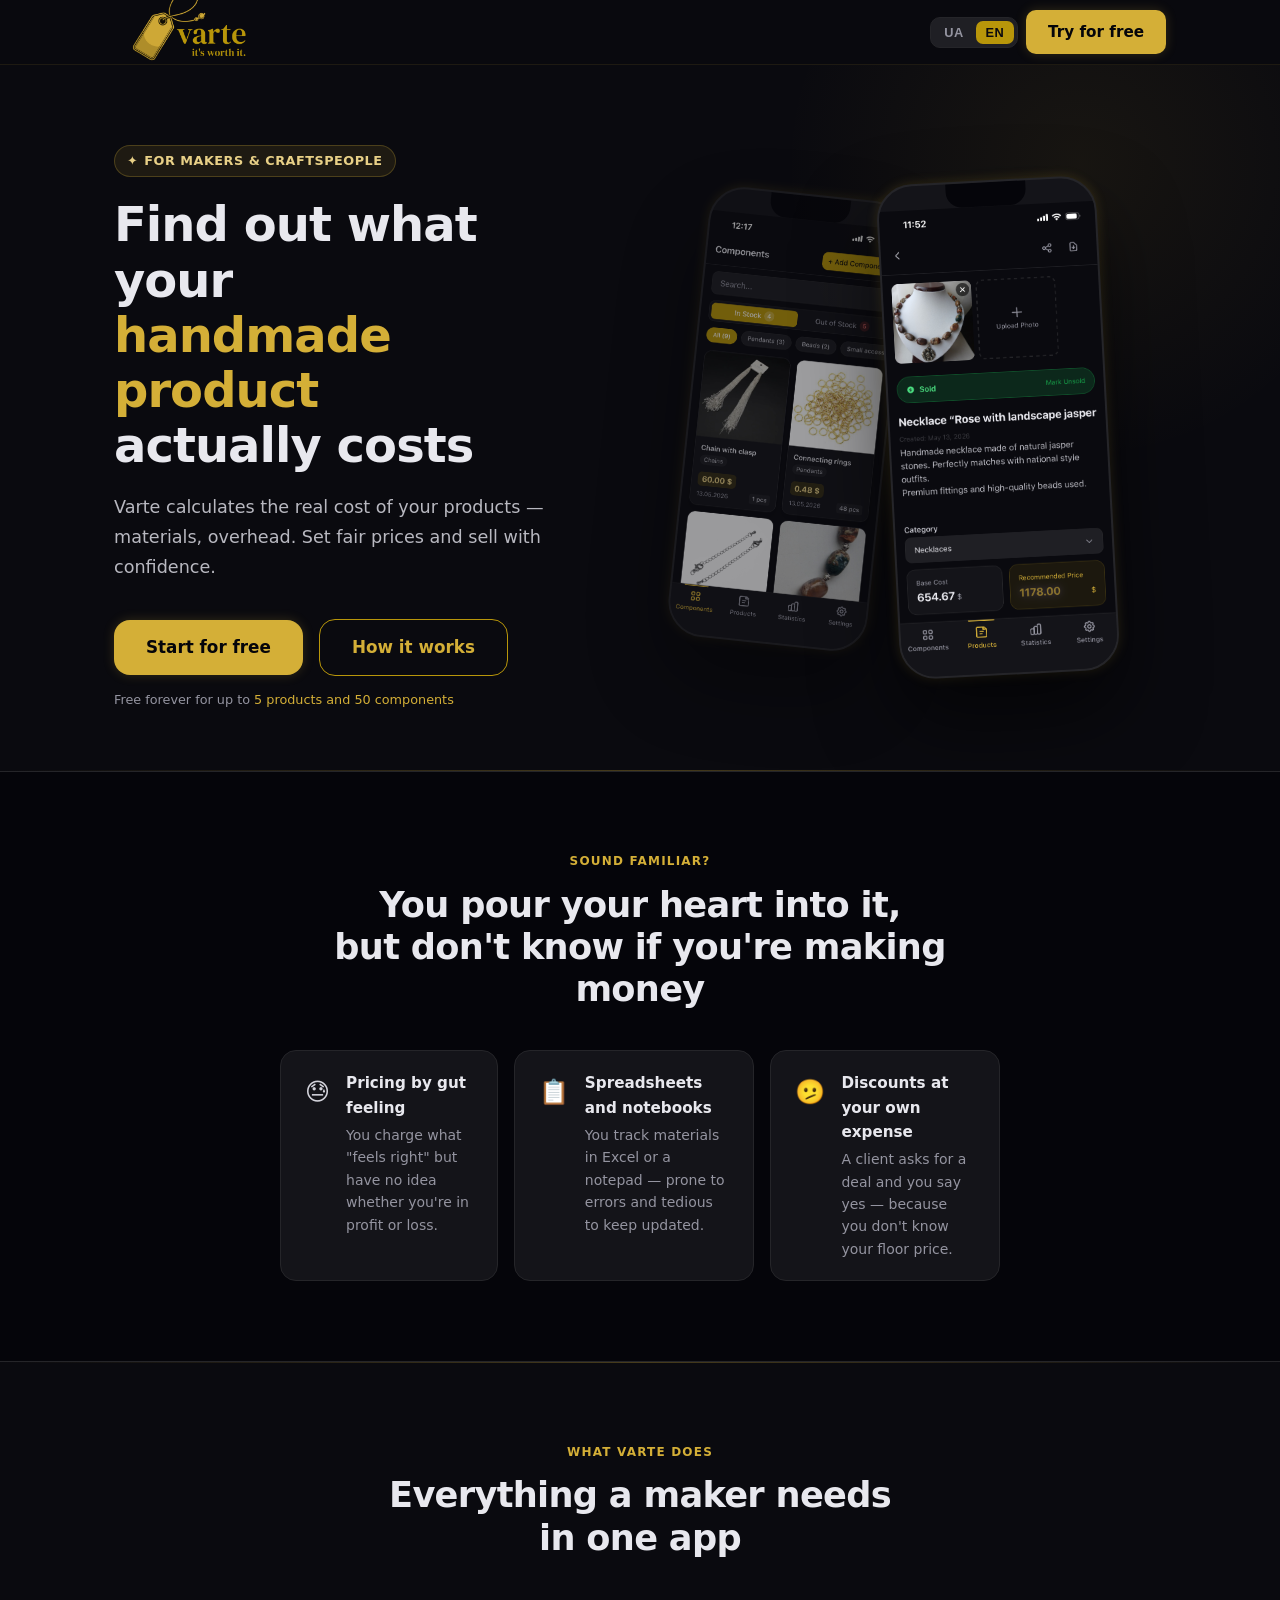
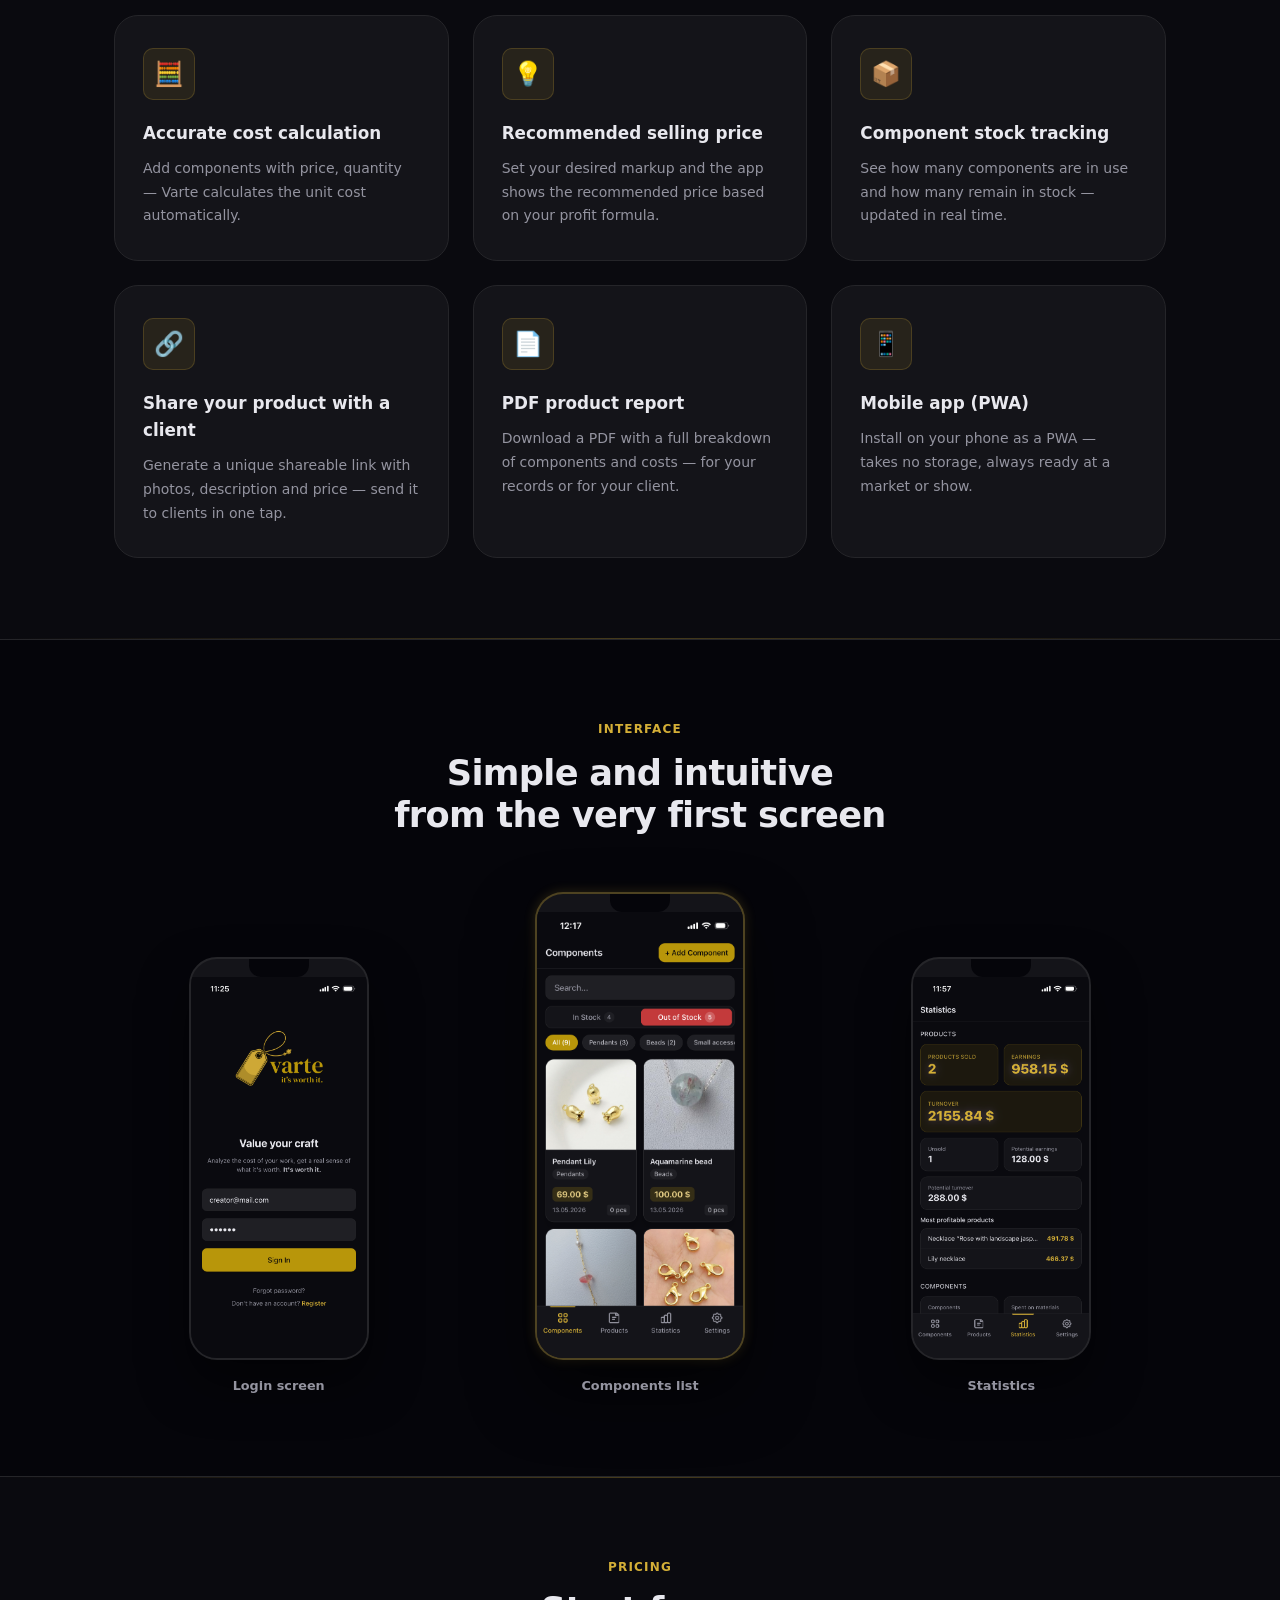
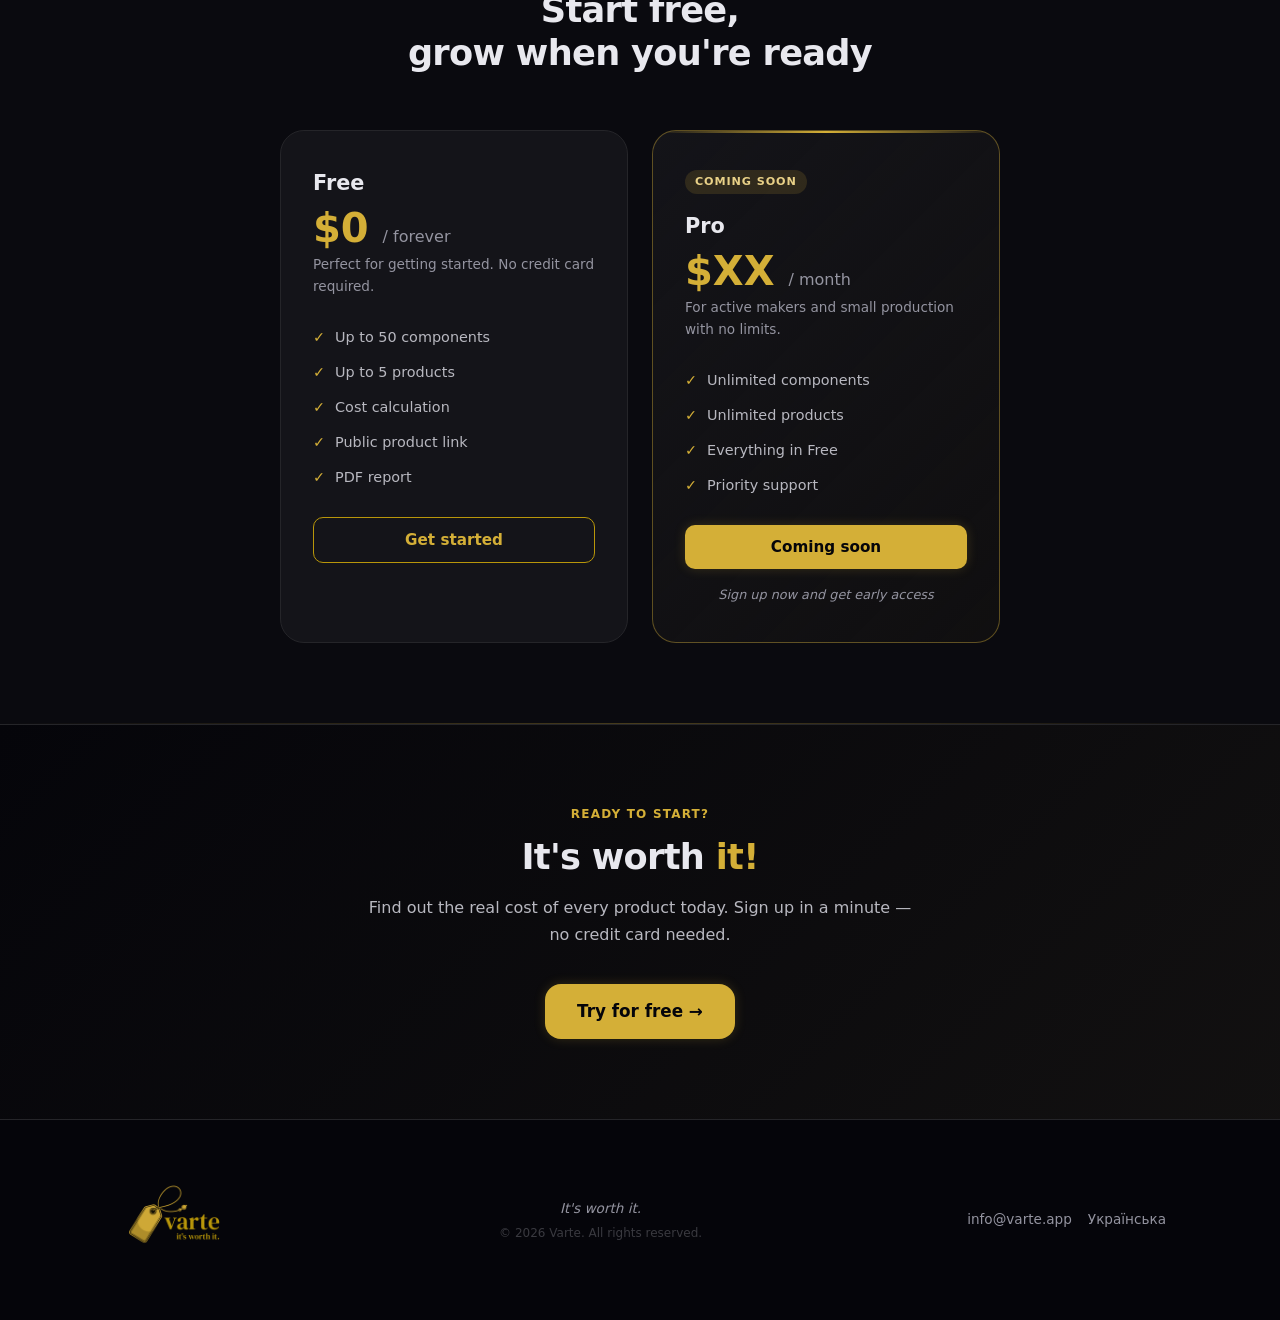
<file: index.html>
<!DOCTYPE html>
<html lang="uk">
<head>
  <meta charset="UTF-8" />
  <meta name="viewport" content="width=device-width, initial-scale=1.0" />
  <title>Varte — Аналіз вартості ваших виробів</title>
  <meta name="description" content="Varte допомагає майстрам розраховувати реальну вартість виробів, встановлювати справедливу ціну та ділитися прайсом з клієнтами." />
  <meta property="og:title" content="Varte — Воно того варте!" />
  <meta property="og:description" content="Аналіз вартості ваших виробів. Реальна оцінка вашої творчості." />
  <meta property="og:image" content="images/og-image.png" />
  <link rel="icon" href="images/favicon.svg" type="image/svg+xml" />
  <link rel="stylesheet" href="css/style.css" />
</head>
<body>

  <!-- ── Header ─────────────────────────────────────────────────────────── -->
  <header class="header">
    <div class="container">
      <div class="header-inner">
        <a href="/">
          <img class="header-logo" src="images/logo-ua.png" alt="Varte" />
        </a>
        <div class="header-right">
          <div class="lang-toggle">
            <button class="lang-btn active" onclick="window.location.href='/'">UA</button>
            <button class="lang-btn" onclick="window.location.href='/en/'">EN</button>
          </div>
          <a class="btn btn-primary" href="https://app.varte.app">Спробувати безкоштовно</a>
        </div>
      </div>
    </div>
  </header>

  <!-- ── Hero ───────────────────────────────────────────────────────────── -->
  <section class="hero">
    <div class="container">
      <div class="hero-inner">
        <div class="hero-text">
          <div class="hero-badge">
            <span>✦</span> Для майстрів і крафтмейкерів
          </div>
          <h1 class="hero-title">
            Дізнайтесь, скільки<br />
            <span>насправді коштує</span><br />
            ваш виріб
          </h1>
          <p class="hero-subtitle">
            Varte розраховує реальну собівартість виробів з урахуванням матеріалів,
            та витрат. Встановлюйте справедливу ціну і заробляйте впевнено.
          </p>
          <div class="hero-actions">
            <a class="btn btn-primary btn-lg" href="https://app.varte.app">Почати безкоштовно</a>
            <a class="btn btn-outline btn-lg" href="#features">Як це працює</a>
          </div>
          <p class="hero-note">Безкоштовно назавжди для перших <span>5 виробів та 50 компонентів</span></p>
        </div>

        <div class="phone-wrap">
          <div class="phone phone-back">
            <div class="phone-notch"></div>
            <div class="phone-screen phone-screen--img">
              <img src="images/UA/components_list_in_stock_ua.PNG" alt="Список компонентів" />
            </div>
          </div>
          <div class="phone phone-front">
            <div class="phone-notch"></div>
            <div class="phone-screen phone-screen--img">
              <img src="images/UA/product_top_ua.PNG" alt="Деталі виробу" />
            </div>
          </div>
        </div>
      </div>
    </div>
  </section>

  <div class="gold-line"></div>

  <!-- ── Problem ────────────────────────────────────────────────────────── -->
  <section class="problem">
    <div class="container">
      <div class="problem-inner">
        <p class="section-label">Знайомо?</p>
        <h2 class="section-title">Ви вкладаєте душу,<br />але не знаєте скільки заробляєте</h2>
        <div class="pain-points">
          <div class="pain-item">
            <div class="pain-icon">😓</div>
            <div>
              <h3>Ціна "на відчуття"</h3>
              <p>Ставите ціну, яка "здається нормальною", але не знаєте — ви в плюсі чи мінусі.</p>
            </div>
          </div>
          <div class="pain-item">
            <div class="pain-icon">📋</div>
            <div>
              <h3>Excel і таблиці</h3>
              <p>Рахуєте матеріали в блокноті або Excel, де легко помилитись і важко оновлювати.</p>
            </div>
          </div>
          <div class="pain-item">
            <div class="pain-icon">🫤</div>
            <div>
              <h3>Знижки за рахунок себе</h3>
              <p>Клієнт просить знижку — ви погоджуєтесь, бо не знаєте мінімальної прийнятної ціни.</p>
            </div>
          </div>
        </div>
      </div>
    </div>
  </section>

  <div class="gold-line"></div>

  <!-- ── Features ───────────────────────────────────────────────────────── -->
  <section id="features">
    <div class="container">
      <p class="section-label text-center">Що вміє Varte</p>
      <h2 class="section-title text-center mx-auto">Все що потрібно майстру<br />в одному застосунку</h2>
      <div class="features-grid">
        <div class="feature-card">
          <div class="feature-icon">🧮</div>
          <h3>Точний розрахунок собівартості</h3>
          <p>Додайте компоненти з ціною та кількістю — Varte порахує вартість одиниці автоматично.</p>
        </div>
        <div class="feature-card">
          <div class="feature-icon">💡</div>
          <h3>Рекомендована ціна продажу</h3>
          <p>Вкажіть бажану націнку — застосунок покаже рекомендовану ціну з урахуванням вашої формули прибутку.</p>
        </div>
        <div class="feature-card">
          <div class="feature-icon">📦</div>
          <h3>Облік залишків компонентів</h3>
          <p>Відстежуйте скільки компонентів використано і скільки залишилось на складі в реальному часі.</p>
        </div>
        <div class="feature-card">
          <div class="feature-icon">🔗</div>
          <h3>Поділіться прайсом з клієнтом</h3>
          <p>Генеруйте унікальне посилання на виріб з фото, описом і ціною — надсилайте клієнту одним кліком.</p>
        </div>
        <div class="feature-card">
          <div class="feature-icon">📄</div>
          <h3>PDF-звіт про виріб</h3>
          <p>Завантажте PDF з деталізацією компонентів і вартості — для себе або для клієнта.</p>
        </div>
        <div class="feature-card">
          <div class="feature-icon">📱</div>
          <h3>Мобільний застосунок</h3>
          <p>Встановіть на телефон як PWA — не займає місця, завжди під рукою на ринку чи виставці.</p>
        </div>
      </div>
    </div>
  </section>

  <div class="gold-line"></div>

  <!-- ── Screenshots ────────────────────────────────────────────────────── -->
  <section class="screenshots">
    <div class="container">
      <p class="section-label text-center">Інтерфейс</p>
      <h2 class="section-title text-center mx-auto">Простий і зрозумілий<br />з першого погляду</h2>
      <div class="screenshots-grid">
        <div class="screenshot-item">
          <div class="screenshot-phone">
            <div class="screenshot-notch"></div>
            <div class="screenshot-screen screenshot-screen--img">
              <img src="images/UA/login_ua.PNG" alt="Сторінка входу" />
            </div>
          </div>
          <p class="screenshot-label">Сторінка входу</p>
        </div>

        <div class="screenshot-item center">
          <div class="screenshot-phone featured">
            <div class="screenshot-notch"></div>
            <div class="screenshot-screen screenshot-screen--img">
              <img src="images/UA/components_list_out_of_stock_ua.PNG" alt="Список компонентів" />
            </div>
          </div>
          <p class="screenshot-label">Список компонентів</p>
        </div>

        <div class="screenshot-item">
          <div class="screenshot-phone">
            <div class="screenshot-notch"></div>
            <div class="screenshot-screen screenshot-screen--img">
              <img src="images/UA/stats_top_ua.PNG" alt="Статистика" />
            </div>
          </div>
          <p class="screenshot-label">Статистика</p>
        </div>
      </div>
    </div>
  </section>

  <div class="gold-line"></div>

  <!-- ── Pricing ────────────────────────────────────────────────────────── -->
  <section id="pricing">
    <div class="container">
      <p class="section-label text-center">Тарифи</p>
      <h2 class="section-title text-center mx-auto">Починайте безкоштовно,<br />розширюйте коли будете готові</h2>
      <div class="pricing-grid">
        <div class="pricing-card">
          <p class="pricing-name">Безкоштовний</p>
          <p class="pricing-price">₴0 <span>/ назавжди</span></p>
          <p class="pricing-desc">Ідеально для старту. Немає потреби вводити карту.</p>
          <ul class="pricing-features">
            <li>До 50 компонентів</li>
            <li>До 5 виробів</li>
            <li>Розрахунок собівартості</li>
            <li>Публічне посилання на виріб</li>
            <li>PDF-звіт</li>
          </ul>
          <a class="btn btn-outline" style="width:100%;justify-content:center" href="https://app.varte.app">Почати</a>
        </div>
        <div class="pricing-card featured">
          <div class="pricing-badge">Незабаром</div>
          <p class="pricing-name">Про</p>
          <p class="pricing-price">₴XX <span>/ місяць</span></p>
          <p class="pricing-desc">Для активних майстрів і малого виробництва без обмежень.</p>
          <ul class="pricing-features">
            <li>Необмежені компоненти</li>
            <li>Необмежені вироби</li>
            <li>Все з безкоштовного плану</li>
            <li>Пріоритетна підтримка</li>
          </ul>
          <a class="btn btn-primary" style="width:100%;justify-content:center" href="https://app.varte.app">Незабаром</a>
          <p class="pricing-coming-soon">Зареєструйтесь зараз і отримайте ранній доступ</p>
        </div>
      </div>
    </div>
  </section>

  <div class="gold-line"></div>

  <!-- ── CTA ────────────────────────────────────────────────────────────── -->
  <section class="cta-section">
    <div class="container">
      <div class="cta-inner">
        <p class="section-label">Готові почати?</p>
        <h2 class="section-title">Воно того <span style="color:var(--gold-400)">варте!</span></h2>
        <p class="section-subtitle mx-auto">
          Дізнайтесь реальну вартість кожного виробу вже сьогодні.
          Реєстрація займає хвилину, карта не потрібна.
        </p>
        <a class="btn btn-primary btn-lg" href="https://app.varte.app">Спробувати безкоштовно →</a>
      </div>
    </div>
  </section>

  <!-- ── Footer ─────────────────────────────────────────────────────────── -->
  <footer class="footer">
    <div class="container">
      <div class="footer-inner">
        <img class="footer-logo" src="images/logo-ua.png" alt="Varte" />
        <div class="footer-center">
          <p class="footer-tagline">It's worth it.</p>
          <p class="footer-copy">© <span id="copy-year"></span> Varte. Всі права захищені.</p>
        </div>
        <div class="footer-right">
          <a class="footer-link" href="mailto:info@varte.app">info@varte.app</a>
          <a class="footer-link" href="/en/">English</a>
        </div>
      </div>
    </div>
  </footer>

  <script src="js/main.js"></script>
</body>
</html>
</file>
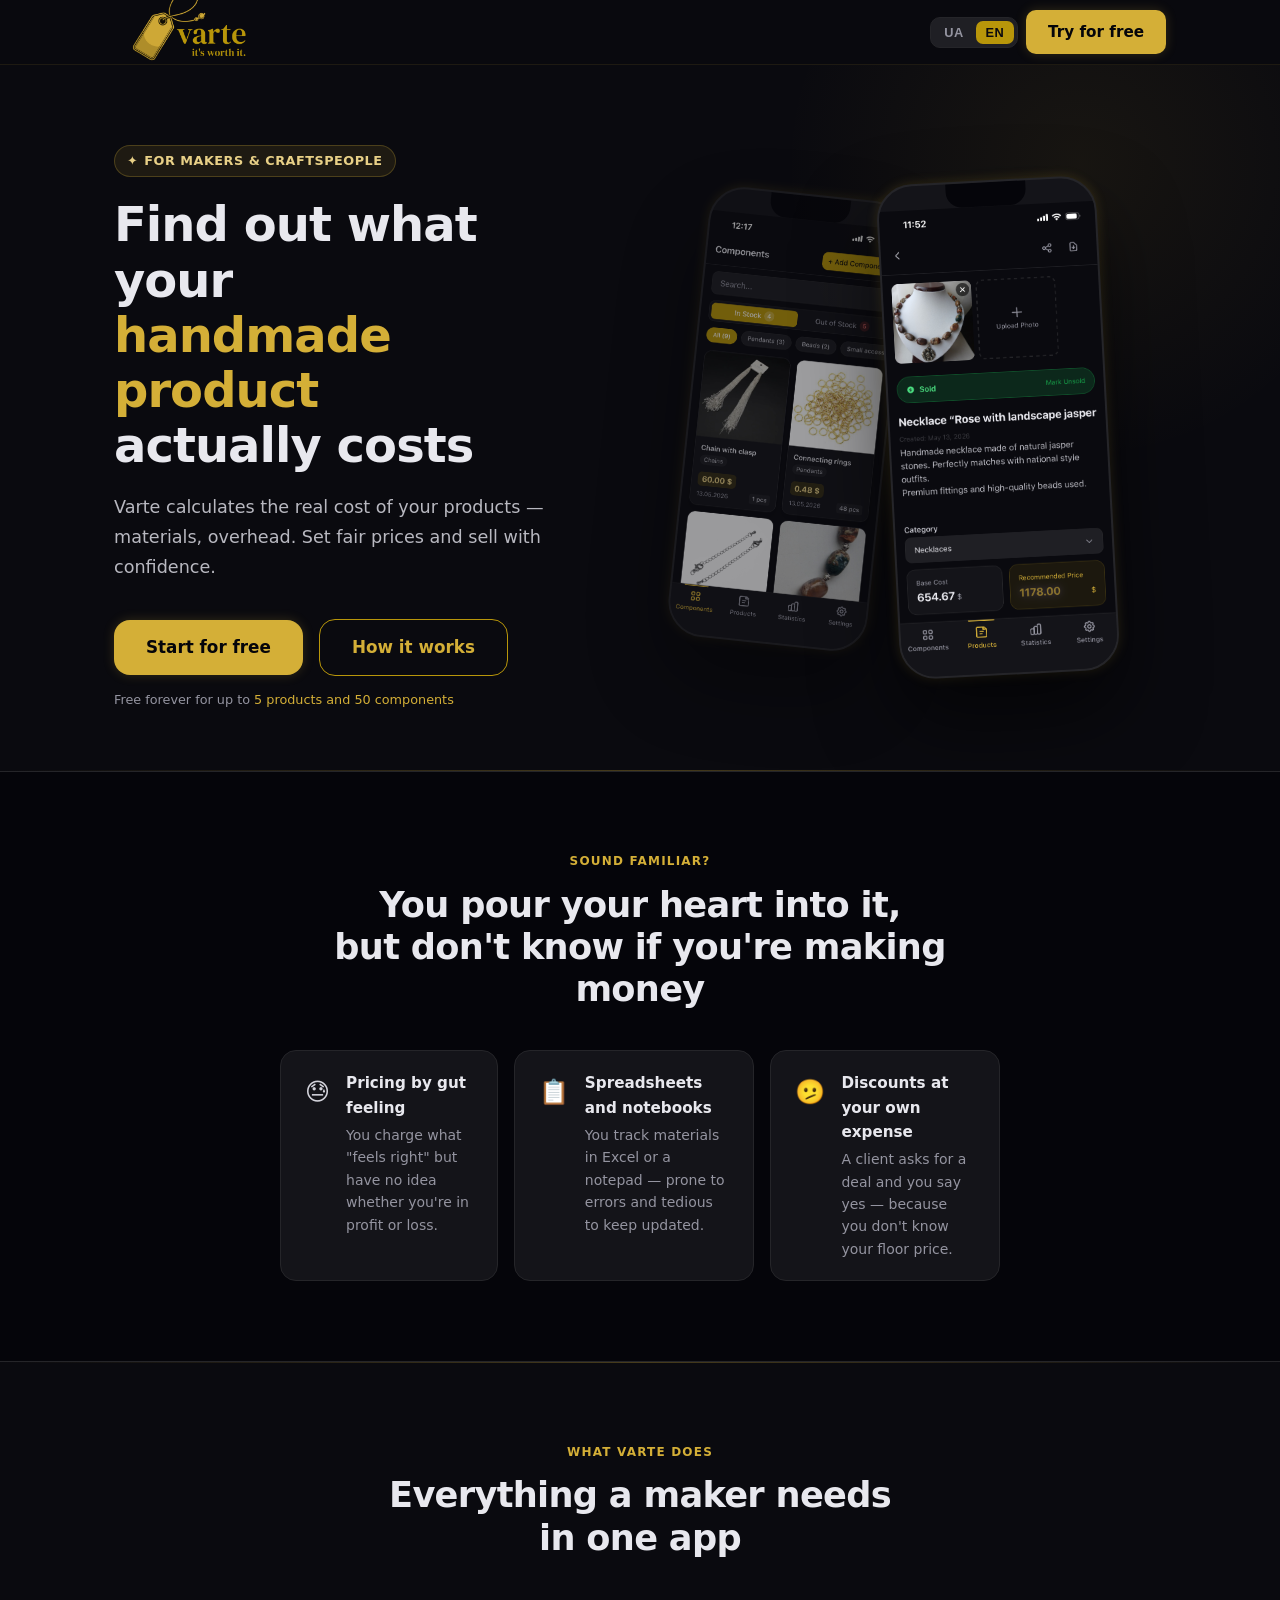
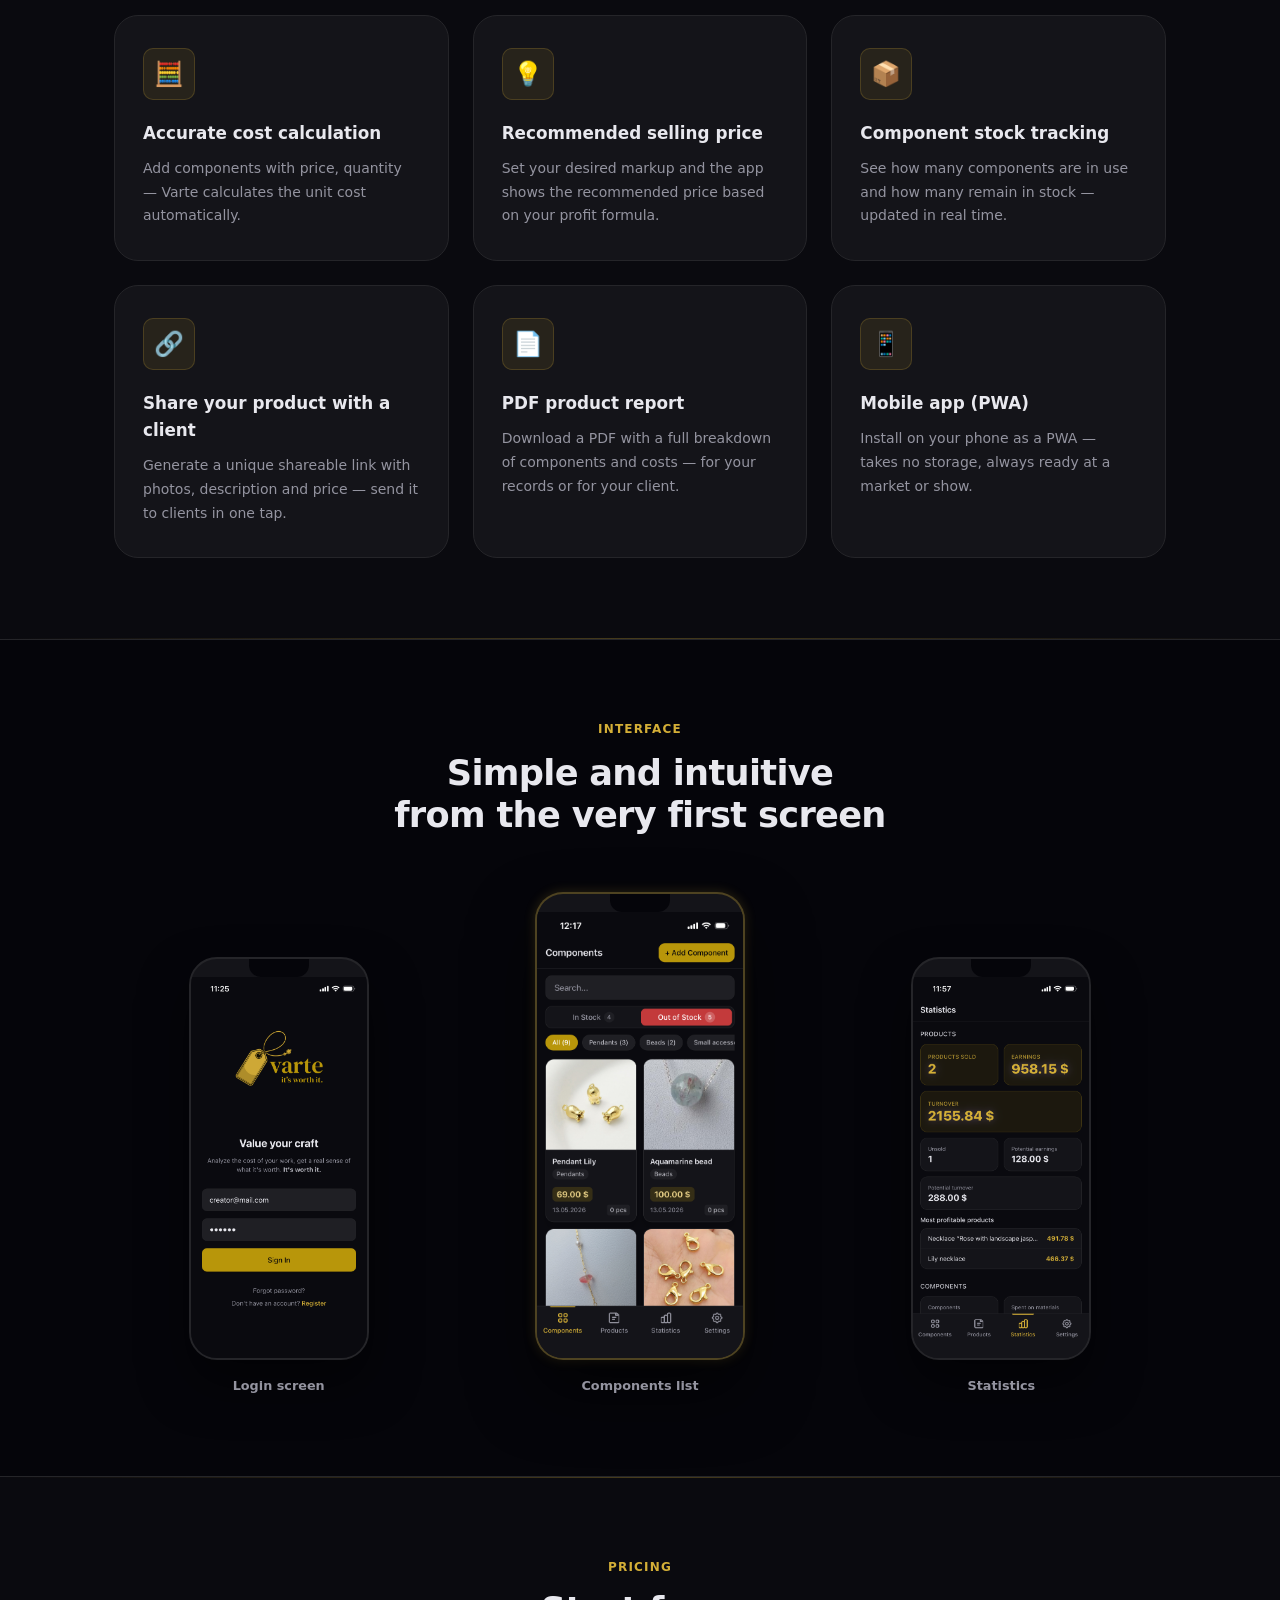
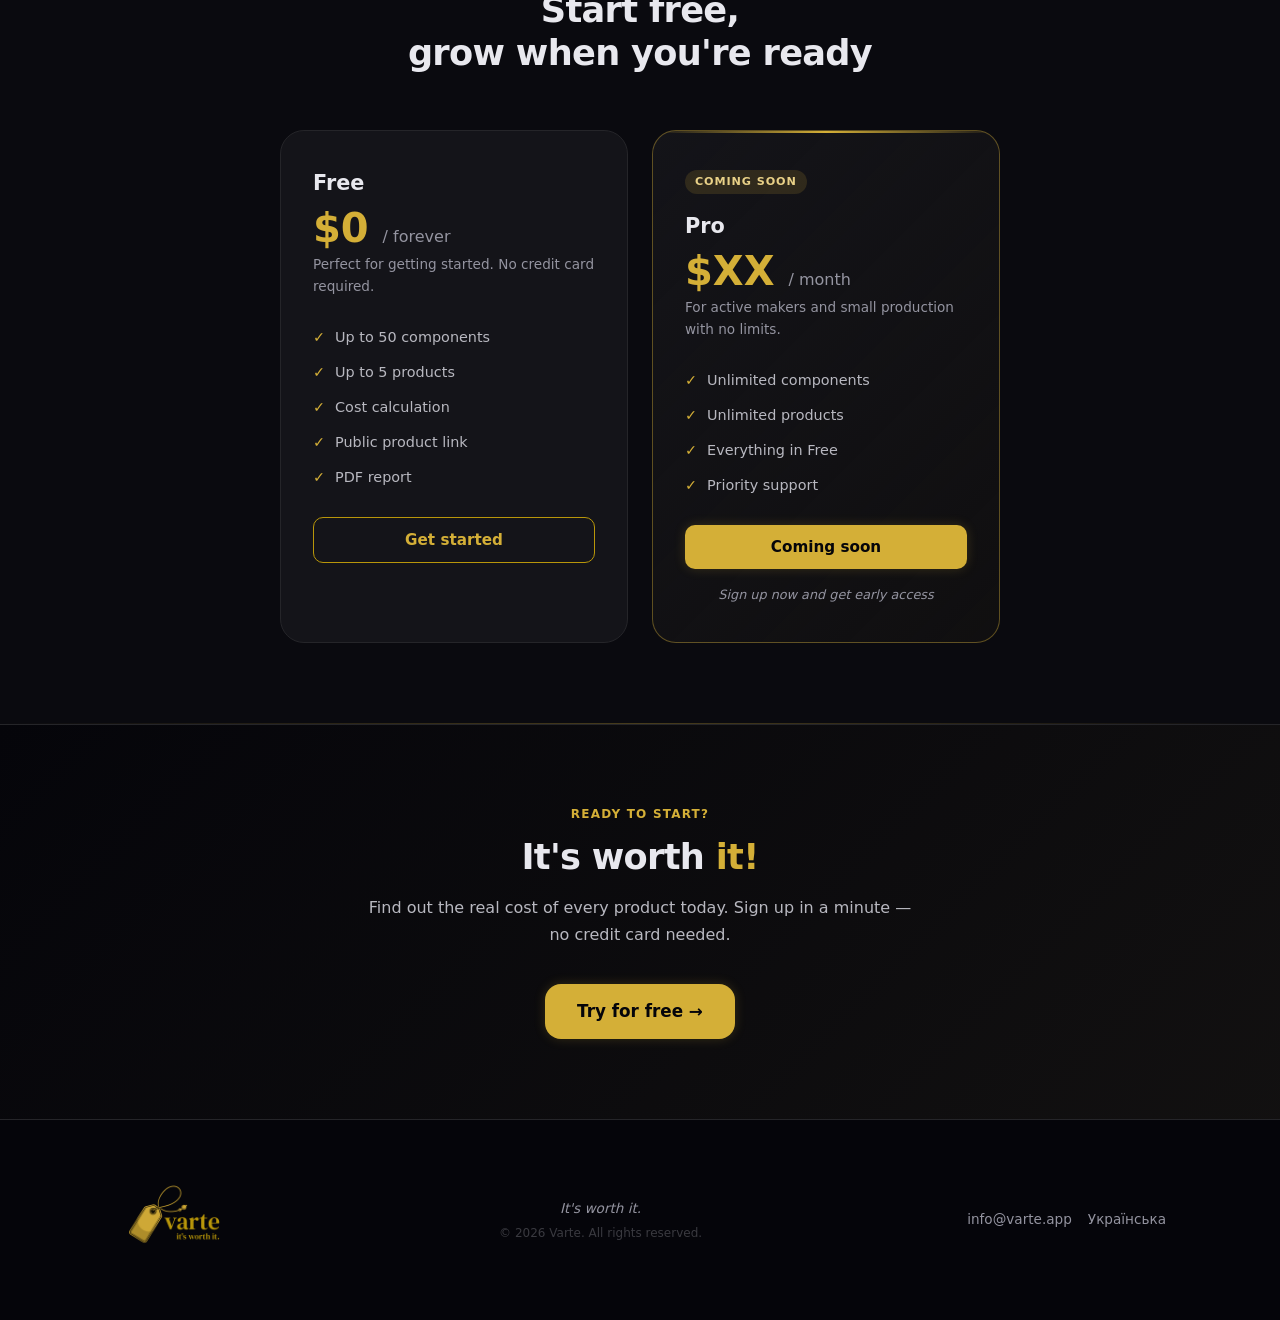
<file: en/index.html>
<!DOCTYPE html>
<html lang="en">
<head>
  <meta charset="UTF-8" />
  <meta name="viewport" content="width=device-width, initial-scale=1.0" />
  <title>Varte — Know what your craft is worth</title>
  <meta name="description" content="Varte helps makers calculate the real cost of their products, set fair prices, and share a pricing page with clients." />
  <meta property="og:title" content="Varte — It's worth it!" />
  <meta property="og:description" content="Cost analysis for your handmade products. Real value for your creativity." />
  <meta property="og:image" content="../images/og-image.png" />
  <link rel="icon" href="../images/favicon.svg" type="image/svg+xml" />
  <link rel="stylesheet" href="../css/style.css" />
</head>
<body>

  <!-- ── Header ─────────────────────────────────────────────────────────── -->
  <header class="header">
    <div class="container">
      <div class="header-inner">
        <a href="/en/">
          <img class="header-logo" src="../images/logo-en.png" alt="Varte" />
        </a>
        <div class="header-right">
          <div class="lang-toggle">
            <button class="lang-btn" onclick="window.location.href='/'">UA</button>
            <button class="lang-btn active" onclick="window.location.href='/en/'">EN</button>
          </div>
          <a class="btn btn-primary" href="https://app.varte.app">Try for free</a>
        </div>
      </div>
    </div>
  </header>

  <!-- ── Hero ───────────────────────────────────────────────────────────── -->
  <section class="hero">
    <div class="container">
      <div class="hero-inner">
        <div class="hero-text">
          <div class="hero-badge">
            <span>✦</span> For makers &amp; craftspeople
          </div>
          <h1 class="hero-title">
            Find out what your<br />
            <span>handmade product</span><br />
            actually costs
          </h1>
          <p class="hero-subtitle">
            Varte calculates the real cost of your products — materials, overhead.
            Set fair prices and sell with confidence.
          </p>
          <div class="hero-actions">
            <a class="btn btn-primary btn-lg" href="https://app.varte.app">Start for free</a>
            <a class="btn btn-outline btn-lg" href="#features">How it works</a>
          </div>
          <p class="hero-note">Free forever for up to <span>5 products and 50 components</span></p>
        </div>

        <div class="phone-wrap">
          <div class="phone phone-back">
            <div class="phone-notch"></div>
            <div class="phone-screen phone-screen--img">
              <img src="../images/EN/components_list_in_stock_en.PNG" alt="Components list" />
            </div>
          </div>
          <div class="phone phone-front">
            <div class="phone-notch"></div>
            <div class="phone-screen phone-screen--img">
              <img src="../images/EN/product_top_en.PNG" alt="Product details" />
            </div>
          </div>
        </div>
      </div>
    </div>
  </section>

  <div class="gold-line"></div>

  <!-- ── Problem ────────────────────────────────────────────────────────── -->
  <section class="problem">
    <div class="container">
      <div class="problem-inner">
        <p class="section-label">Sound familiar?</p>
        <h2 class="section-title">You pour your heart into it,<br />but don't know if you're making money</h2>
        <div class="pain-points">
          <div class="pain-item">
            <div class="pain-icon">😓</div>
            <div>
              <h3>Pricing by gut feeling</h3>
              <p>You charge what "feels right" but have no idea whether you're in profit or loss.</p>
            </div>
          </div>
          <div class="pain-item">
            <div class="pain-icon">📋</div>
            <div>
              <h3>Spreadsheets and notebooks</h3>
              <p>You track materials in Excel or a notepad — prone to errors and tedious to keep updated.</p>
            </div>
          </div>
          <div class="pain-item">
            <div class="pain-icon">🫤</div>
            <div>
              <h3>Discounts at your own expense</h3>
              <p>A client asks for a deal and you say yes — because you don't know your floor price.</p>
            </div>
          </div>
        </div>
      </div>
    </div>
  </section>

  <div class="gold-line"></div>

  <!-- ── Features ───────────────────────────────────────────────────────── -->
  <section id="features">
    <div class="container">
      <p class="section-label text-center">What Varte does</p>
      <h2 class="section-title text-center mx-auto">Everything a maker needs<br />in one app</h2>
      <div class="features-grid">
        <div class="feature-card">
          <div class="feature-icon">🧮</div>
          <h3>Accurate cost calculation</h3>
          <p>Add components with price, quantity — Varte calculates the unit cost automatically.</p>
        </div>
        <div class="feature-card">
          <div class="feature-icon">💡</div>
          <h3>Recommended selling price</h3>
          <p>Set your desired markup and the app shows the recommended price based on your profit formula.</p>
        </div>
        <div class="feature-card">
          <div class="feature-icon">📦</div>
          <h3>Component stock tracking</h3>
          <p>See how many components are in use and how many remain in stock — updated in real time.</p>
        </div>
        <div class="feature-card">
          <div class="feature-icon">🔗</div>
          <h3>Share your product with a client</h3>
          <p>Generate a unique shareable link with photos, description and price — send it to clients in one tap.</p>
        </div>
        <div class="feature-card">
          <div class="feature-icon">📄</div>
          <h3>PDF product report</h3>
          <p>Download a PDF with a full breakdown of components and costs — for your records or for your client.</p>
        </div>
        <div class="feature-card">
          <div class="feature-icon">📱</div>
          <h3>Mobile app (PWA)</h3>
          <p>Install on your phone as a PWA — takes no storage, always ready at a market or show.</p>
        </div>
      </div>
    </div>
  </section>

  <div class="gold-line"></div>

  <!-- ── Screenshots ────────────────────────────────────────────────────── -->
  <section class="screenshots">
    <div class="container">
      <p class="section-label text-center">Interface</p>
      <h2 class="section-title text-center mx-auto">Simple and intuitive<br />from the very first screen</h2>
      <div class="screenshots-grid">
        <div class="screenshot-item">
          <div class="screenshot-phone">
            <div class="screenshot-notch"></div>
            <div class="screenshot-screen screenshot-screen--img">
              <img src="../images/EN/login_en.PNG" alt="Login screen" />
            </div>
          </div>
          <p class="screenshot-label">Login screen</p>
        </div>

        <div class="screenshot-item center">
          <div class="screenshot-phone featured">
            <div class="screenshot-notch"></div>
            <div class="screenshot-screen screenshot-screen--img">
              <img src="../images/EN/components_list_out_of_stock_en.PNG" alt="Components list" />
            </div>
          </div>
          <p class="screenshot-label">Components list</p>
        </div>

        <div class="screenshot-item">
          <div class="screenshot-phone">
            <div class="screenshot-notch"></div>
            <div class="screenshot-screen screenshot-screen--img">
              <img src="../images/EN/stat_top_en.PNG" alt="Statistics" />
            </div>
          </div>
          <p class="screenshot-label">Statistics</p>
        </div>
      </div>
    </div>
  </section>

  <div class="gold-line"></div>

  <!-- ── Pricing ────────────────────────────────────────────────────────── -->
  <section id="pricing">
    <div class="container">
      <p class="section-label text-center">Pricing</p>
      <h2 class="section-title text-center mx-auto">Start free,<br />grow when you're ready</h2>
      <div class="pricing-grid">
        <div class="pricing-card">
          <p class="pricing-name">Free</p>
          <p class="pricing-price">$0 <span>/ forever</span></p>
          <p class="pricing-desc">Perfect for getting started. No credit card required.</p>
          <ul class="pricing-features">
            <li>Up to 50 components</li>
            <li>Up to 5 products</li>
            <li>Cost calculation</li>
            <li>Public product link</li>
            <li>PDF report</li>
          </ul>
          <a class="btn btn-outline" style="width:100%;justify-content:center" href="https://app.varte.app">Get started</a>
        </div>
        <div class="pricing-card featured">
          <div class="pricing-badge">Coming soon</div>
          <p class="pricing-name">Pro</p>
          <p class="pricing-price">$XX <span>/ month</span></p>
          <p class="pricing-desc">For active makers and small production with no limits.</p>
          <ul class="pricing-features">
            <li>Unlimited components</li>
            <li>Unlimited products</li>
            <li>Everything in Free</li>
            <li>Priority support</li>
          </ul>
          <a class="btn btn-primary" style="width:100%;justify-content:center" href="https://app.varte.app">Coming soon</a>
          <p class="pricing-coming-soon">Sign up now and get early access</p>
        </div>
      </div>
    </div>
  </section>

  <div class="gold-line"></div>

  <!-- ── CTA ────────────────────────────────────────────────────────────── -->
  <section class="cta-section">
    <div class="container">
      <div class="cta-inner">
        <p class="section-label">Ready to start?</p>
        <h2 class="section-title">It's worth <span style="color:var(--gold-400)">it!</span></h2>
        <p class="section-subtitle mx-auto">
          Find out the real cost of every product today.
          Sign up in a minute — no credit card needed.
        </p>
        <a class="btn btn-primary btn-lg" href="https://app.varte.app">Try for free →</a>
      </div>
    </div>
  </section>

  <!-- ── Footer ─────────────────────────────────────────────────────────── -->
  <footer class="footer">
    <div class="container">
      <div class="footer-inner">
        <img class="footer-logo" src="../images/logo-en.png" alt="Varte" />
        <div class="footer-center">
          <p class="footer-tagline">It's worth it.</p>
          <p class="footer-copy">© <span id="copy-year"></span> Varte. All rights reserved.</p>
        </div>
        <div class="footer-right">
          <a class="footer-link" href="mailto:info@varte.app">info@varte.app</a>
          <a class="footer-link" href="/">Українська</a>
        </div>
      </div>
    </div>
  </footer>

  <script src="../js/main.js"></script>
</body>
</html>
</file>
<file: css/style.css>
/* ── Reset & Base ─────────────────────────────────────────────────────────── */
*, *::before, *::after { box-sizing: border-box; margin: 0; padding: 0; }

:root {
  --gold-400: #d4af37;
  --gold-500: #c9a520;
  --gold-600: #b8960a;
  --gold-300: #e8d087;
  --gold-200: #f5e088;

  --bg-950:   #05050a;
  --bg-900:   #0a0a0f;
  --bg-800:   #141419;
  --bg-700:   #1f1f24;
  --bg-600:   #252529;
  --bg-500:   #3a3a40;

  --text-100: #e8e8ee;
  --text-200: #d4d4dc;
  --text-300: #b8b8c0;
  --text-400: #9494a0;

  --radius-sm: 10px;
  --radius-md: 16px;
  --radius-lg: 24px;
  --radius-xl: 32px;

  --glow-gold: 0 0 30px rgba(212,175,55,0.25);
  --glow-gold-sm: 0 0 12px rgba(212,175,55,0.2);
}

html { font-size: 16px; scroll-behavior: smooth; overflow-x: hidden; }
body {
  font-family: system-ui, -apple-system, 'Segoe UI', Roboto, sans-serif;
  background: var(--bg-900);
  color: var(--text-200);
  line-height: 1.6;
  -webkit-font-smoothing: antialiased;
  overflow-x: hidden;
}

a { color: inherit; text-decoration: none; }
img { max-width: 100%; display: block; }

/* ── Layout ───────────────────────────────────────────────────────────────── */
.container {
  width: 100%;
  max-width: 1100px;
  margin: 0 auto;
  padding: 0 24px;
}

/* ── Header ───────────────────────────────────────────────────────────────── */
.header {
  position: sticky;
  top: 0;
  z-index: 100;
  background: rgba(10, 10, 15, 0.85);
  backdrop-filter: blur(16px);
  -webkit-backdrop-filter: blur(16px);
  border-bottom: 1px solid rgba(212,175,55,0.1);
}

.header-inner {
  display: flex;
  align-items: center;
  justify-content: space-between;
  height: 64px;
  gap: 16px;
}

.header-logo { height: 150px; width: auto; }

.header-right {
  display: flex;
  align-items: center;
  gap: 8px;
}

.lang-toggle {
  display: flex;
  align-items: center;
  gap: 2px;
  background: var(--bg-700);
  border: 1px solid var(--bg-600);
  border-radius: var(--radius-sm);
  padding: 3px;
}

.lang-btn {
  padding: 4px 10px;
  border-radius: 7px;
  font-size: 0.8rem;
  font-weight: 600;
  cursor: pointer;
  border: none;
  background: transparent;
  color: var(--text-400);
  transition: all 0.2s;
  letter-spacing: 0.03em;
}

.lang-btn.active {
  background: var(--gold-600);
  color: var(--bg-900);
}

.btn {
  display: inline-flex;
  align-items: center;
  justify-content: center;
  gap: 8px;
  padding: 10px 22px;
  border-radius: var(--radius-sm);
  font-weight: 600;
  font-size: 0.95rem;
  cursor: pointer;
  border: none;
  transition: all 0.2s;
  white-space: nowrap;
}

.btn-primary {
  background: var(--gold-400);
  color: var(--bg-950);
  box-shadow: var(--glow-gold-sm);
}

.btn-primary:hover {
  background: var(--gold-300);
  box-shadow: var(--glow-gold);
  transform: translateY(-1px);
}

.btn-primary:active { transform: translateY(0); }

.btn-lg {
  padding: 14px 32px;
  font-size: 1.05rem;
  border-radius: var(--radius-md);
}

.btn-outline {
  background: transparent;
  color: var(--gold-400);
  border: 1.5px solid var(--gold-600);
}

.btn-outline:hover {
  background: rgba(212,175,55,0.08);
  border-color: var(--gold-400);
}

/* ── Hero ─────────────────────────────────────────────────────────────────── */
.hero {
  padding: 80px 0 60px;
  position: relative;
  overflow: hidden;
}

.hero::before {
  content: '';
  position: absolute;
  top: -200px;
  right: -100px;
  width: 600px;
  height: 600px;
  background: radial-gradient(circle, rgba(212,175,55,0.07) 0%, transparent 70%);
  pointer-events: none;
}

.hero-inner {
  display: grid;
  grid-template-columns: 1fr 1fr;
  gap: 60px;
  align-items: center;
}

.hero-inner > * { min-width: 0; }

.hero-badge {
  display: inline-flex;
  align-items: center;
  gap: 6px;
  background: rgba(212,175,55,0.1);
  border: 1px solid rgba(212,175,55,0.25);
  color: var(--gold-300);
  font-size: 0.8rem;
  font-weight: 600;
  padding: 5px 12px;
  border-radius: 100px;
  margin-bottom: 20px;
  letter-spacing: 0.04em;
  text-transform: uppercase;
}

.hero-title {
  font-size: clamp(2rem, 4vw, 3rem);
  font-weight: 800;
  line-height: 1.15;
  color: var(--text-100);
  margin-bottom: 20px;
  letter-spacing: -0.02em;
}

.hero-title span {
  color: var(--gold-400);
}

.hero-subtitle {
  font-size: 1.1rem;
  color: var(--text-300);
  margin-bottom: 36px;
  max-width: 480px;
  line-height: 1.7;
}

.hero-actions {
  display: flex;
  align-items: center;
  gap: 16px;
  flex-wrap: wrap;
}

.hero-note {
  font-size: 0.8rem;
  color: var(--text-400);
  margin-top: 14px;
}

.hero-note span {
  color: var(--gold-400);
}

/* Phone mockup */
.phone-wrap {
  display: flex;
  justify-content: center;
  align-items: flex-end;
  gap: -20px;
  position: relative;
}

.phone {
  width: 220px;
  background: var(--bg-800);
  border: 2px solid var(--bg-600);
  border-radius: 36px;
  overflow: hidden;
  box-shadow: 0 40px 80px rgba(0,0,0,0.6), var(--glow-gold-sm);
  position: relative;
}

.phone-notch {
  width: 80px;
  height: 24px;
  background: var(--bg-950);
  border-radius: 0 0 16px 16px;
  margin: 0 auto;
  position: relative;
  z-index: 1;
}

.phone-screen {
  background: var(--bg-900);
  padding: 12px;
  min-height: 400px;
}

.phone-screen--img {
  padding: 0;
  min-height: 0;
}

.phone-screen--img img {
  width: 100%;
  display: block;
}

.phone.phone-back {
  width: 200px;
  margin-left: -40px;
  margin-bottom: 30px;
  opacity: 0.6;
  transform: rotate(6deg);
  z-index: 0;
}

.phone.phone-front {
  z-index: 1;
  transform: rotate(-3deg);
}

/* Fake app UI inside phone */
.mock-header {
  background: var(--bg-800);
  border-radius: 10px;
  padding: 8px 10px;
  margin-bottom: 10px;
  display: flex;
  align-items: center;
  justify-content: space-between;
}
.mock-title { width: 80px; height: 10px; background: var(--bg-500); border-radius: 4px; }
.mock-btn-sm { width: 60px; height: 22px; background: var(--gold-600); border-radius: 6px; opacity: 0.8; }

.mock-card {
  background: var(--bg-800);
  border: 1px solid var(--bg-600);
  border-radius: 12px;
  overflow: hidden;
  margin-bottom: 8px;
}

.mock-card-img {
  height: 80px;
  background: linear-gradient(135deg, var(--bg-700), var(--bg-600));
}

.mock-card-body { padding: 8px; }
.mock-card-name { width: 90px; height: 8px; background: var(--bg-500); border-radius: 3px; margin-bottom: 6px; }
.mock-card-tag { width: 60px; height: 6px; background: var(--bg-600); border-radius: 3px; margin-bottom: 8px; }
.mock-card-price { width: 70px; height: 10px; background: rgba(212,175,55,0.4); border-radius: 3px; }

.mock-grid { display: grid; grid-template-columns: 1fr 1fr; gap: 8px; }

/* ── Section base ─────────────────────────────────────────────────────────── */
section { padding: 80px 0; }

.section-label {
  font-size: 0.75rem;
  font-weight: 700;
  letter-spacing: 0.1em;
  text-transform: uppercase;
  color: var(--gold-400);
  margin-bottom: 12px;
}

.section-title {
  font-size: clamp(1.6rem, 3vw, 2.2rem);
  font-weight: 800;
  color: var(--text-100);
  line-height: 1.2;
  margin-bottom: 16px;
  letter-spacing: -0.02em;
}

.section-subtitle {
  font-size: 1rem;
  color: var(--text-300);
  max-width: 560px;
  line-height: 1.7;
}

.text-center { text-align: center; }
.mx-auto { margin-left: auto; margin-right: auto; }

/* ── Problem ──────────────────────────────────────────────────────────────── */
.problem {
  background: var(--bg-950);
  border-top: 1px solid var(--bg-600);
  border-bottom: 1px solid var(--bg-600);
}

.problem-inner { max-width: 720px; margin: 0 auto; text-align: center; }

.problem-inner .section-title { margin-bottom: 24px; }

.pain-points {
  display: flex;
  flex-direction: column;
  gap: 16px;
  margin-top: 40px;
}

.pain-item {
  display: flex;
  align-items: flex-start;
  gap: 16px;
  background: var(--bg-800);
  border: 1px solid var(--bg-600);
  border-radius: var(--radius-md);
  padding: 20px 24px;
  text-align: left;
}

.pain-icon {
  font-size: 1.5rem;
  flex-shrink: 0;
  margin-top: 2px;
}

.pain-item h3 {
  font-size: 0.95rem;
  font-weight: 700;
  color: var(--text-100);
  margin-bottom: 4px;
}

.pain-item p {
  font-size: 0.875rem;
  color: var(--text-400);
  line-height: 1.6;
}

/* ── Features ─────────────────────────────────────────────────────────────── */
.features-grid {
  display: grid;
  grid-template-columns: repeat(3, 1fr);
  gap: 24px;
  margin-top: 56px;
}

.feature-card {
  background: var(--bg-800);
  border: 1px solid var(--bg-600);
  border-radius: var(--radius-lg);
  padding: 32px 28px;
  transition: border-color 0.3s, transform 0.3s;
}

.feature-card:hover {
  border-color: rgba(212,175,55,0.3);
  transform: translateY(-4px);
}

.feature-icon {
  width: 52px;
  height: 52px;
  background: rgba(212,175,55,0.1);
  border: 1px solid rgba(212,175,55,0.2);
  border-radius: var(--radius-sm);
  display: flex;
  align-items: center;
  justify-content: center;
  font-size: 1.5rem;
  margin-bottom: 20px;
}

.feature-card h3 {
  font-size: 1.05rem;
  font-weight: 700;
  color: var(--text-100);
  margin-bottom: 10px;
}

.feature-card p {
  font-size: 0.875rem;
  color: var(--text-400);
  line-height: 1.7;
}

/* ── Screenshots ──────────────────────────────────────────────────────────── */
.screenshots {
  background: var(--bg-950);
  border-top: 1px solid var(--bg-600);
  border-bottom: 1px solid var(--bg-600);
}

.screenshots-grid {
  display: grid;
  grid-template-columns: repeat(3, 1fr);
  gap: 32px;
  margin-top: 56px;
  align-items: end;
}

.screenshot-item { display: flex; flex-direction: column; align-items: center; gap: 16px; }

.screenshot-phone {
  width: 180px;
  background: var(--bg-800);
  border: 2px solid var(--bg-600);
  border-radius: 28px;
  overflow: hidden;
  box-shadow: 0 24px 48px rgba(0,0,0,0.5);
}

.screenshot-phone.featured {
  width: 210px;
  border-color: rgba(212,175,55,0.3);
  box-shadow: 0 32px 64px rgba(0,0,0,0.6), var(--glow-gold-sm);
}

.screenshot-notch {
  width: 60px;
  height: 18px;
  background: var(--bg-950);
  border-radius: 0 0 12px 12px;
  margin: 0 auto;
}

.screenshot-screen {
  background: var(--bg-900);
  padding: 10px;
  min-height: 340px;
}

.screenshot-screen--img {
  padding: 0;
  min-height: 0;
}

.screenshot-screen--img img {
  width: 100%;
  display: block;
}

.screenshot-label {
  font-size: 0.8rem;
  font-weight: 600;
  color: var(--text-400);
  text-align: center;
}

/* Screens content */
.mock-list-header {
  display: flex;
  justify-content: space-between;
  align-items: center;
  margin-bottom: 10px;
}

.mock-list-title { width: 60px; height: 9px; background: var(--bg-500); border-radius: 3px; }
.mock-list-add { width: 50px; height: 18px; background: var(--gold-600); border-radius: 5px; opacity: 0.8; }

.mock-search { height: 26px; background: var(--bg-700); border-radius: 8px; margin-bottom: 10px; }

.mock-list-item {
  display: flex;
  align-items: center;
  gap: 8px;
  background: var(--bg-800);
  border-radius: 10px;
  padding: 8px;
  margin-bottom: 6px;
}

.mock-avatar { width: 32px; height: 32px; background: var(--bg-600); border-radius: 8px; flex-shrink: 0; }
.mock-info { flex: 1; }
.mock-name { height: 7px; background: var(--bg-500); border-radius: 3px; margin-bottom: 5px; width: 70%; }
.mock-sub { height: 6px; background: var(--bg-600); border-radius: 3px; width: 50%; }
.mock-cost { width: 40px; height: 8px; background: rgba(212,175,55,0.4); border-radius: 3px; }

.mock-detail-img { height: 100px; background: linear-gradient(135deg, var(--bg-700), var(--bg-600)); border-radius: 10px; margin-bottom: 10px; }
.mock-detail-title { height: 11px; background: var(--bg-400); border-radius: 4px; margin-bottom: 8px; width: 80%; }
.mock-price-box {
  background: rgba(212,175,55,0.1);
  border: 1px solid rgba(212,175,55,0.2);
  border-radius: 10px;
  padding: 8px;
  margin-bottom: 8px;
}
.mock-price-label { height: 6px; background: rgba(212,175,55,0.3); border-radius: 2px; margin-bottom: 5px; width: 60%; }
.mock-price-value { height: 12px; background: rgba(212,175,55,0.5); border-radius: 3px; width: 50%; }

.mock-share-btn { height: 28px; background: var(--gold-600); border-radius: 8px; opacity: 0.8; }

/* ── Pricing ──────────────────────────────────────────────────────────────── */
.pricing-grid {
  display: grid;
  grid-template-columns: repeat(2, 1fr);
  gap: 24px;
  margin-top: 56px;
  max-width: 720px;
  margin-left: auto;
  margin-right: auto;
}

.pricing-card {
  background: var(--bg-800);
  border: 1px solid var(--bg-600);
  border-radius: var(--radius-lg);
  padding: 36px 32px;
}

.pricing-card.featured {
  border-color: rgba(212,175,55,0.4);
  background: linear-gradient(135deg, var(--bg-800), rgba(212,175,55,0.03));
  position: relative;
  overflow: hidden;
}

.pricing-card.featured::before {
  content: '';
  position: absolute;
  top: 0; left: 0; right: 0;
  height: 2px;
  background: linear-gradient(90deg, transparent, var(--gold-400), transparent);
}

.pricing-badge {
  display: inline-block;
  background: rgba(212,175,55,0.15);
  color: var(--gold-300);
  font-size: 0.7rem;
  font-weight: 700;
  letter-spacing: 0.08em;
  text-transform: uppercase;
  padding: 3px 10px;
  border-radius: 100px;
  margin-bottom: 16px;
}

.pricing-name {
  font-size: 1.3rem;
  font-weight: 800;
  color: var(--text-100);
  margin-bottom: 8px;
}

.pricing-price {
  font-size: 2.5rem;
  font-weight: 800;
  color: var(--gold-400);
  line-height: 1;
  margin-bottom: 6px;
}

.pricing-price span {
  font-size: 1rem;
  font-weight: 500;
  color: var(--text-400);
}

.pricing-desc {
  font-size: 0.85rem;
  color: var(--text-400);
  margin-bottom: 28px;
  line-height: 1.6;
}

.pricing-features {
  list-style: none;
  display: flex;
  flex-direction: column;
  gap: 12px;
  margin-bottom: 28px;
}

.pricing-features li {
  display: flex;
  align-items: center;
  gap: 10px;
  font-size: 0.9rem;
  color: var(--text-300);
}

.pricing-features li::before {
  content: '✓';
  color: var(--gold-400);
  font-weight: 700;
  flex-shrink: 0;
}

.pricing-coming-soon {
  font-size: 0.8rem;
  color: var(--text-400);
  text-align: center;
  margin-top: 16px;
  font-style: italic;
}

/* ── CTA Section ──────────────────────────────────────────────────────────── */
.cta-section {
  background: linear-gradient(135deg, var(--bg-950), rgba(212,175,55,0.04));
  border-top: 1px solid var(--bg-600);
  text-align: center;
}

.cta-inner { max-width: 580px; margin: 0 auto; }

.cta-inner .section-title { margin-bottom: 16px; }

.cta-inner .section-subtitle { margin: 0 auto 36px; }

/* ── Footer ───────────────────────────────────────────────────────────────── */
.footer {
  background: var(--bg-950);
  border-top: 1px solid var(--bg-600);
  padding: 40px 0;
}

.footer-inner {
  display: flex;
  align-items: center;
  justify-content: space-between;
  flex-wrap: wrap;
  gap: 20px;
}

.footer-logo { height: 120px; width: auto; }

.footer-center {
  display: flex;
  flex-direction: column;
  align-items: center;
  gap: 4px;
}

.footer-tagline {
  font-size: 0.85rem;
  color: var(--text-400);
  font-style: italic;
}

.footer-copy {
  font-size: 0.75rem;
  color: var(--bg-500);
}

.footer-right {
  display: flex;
  align-items: center;
  gap: 16px;
}

.footer-link {
  font-size: 0.85rem;
  color: var(--text-400);
  transition: color 0.2s;
}

.footer-link:hover { color: var(--gold-400); }

/* ── Divider ──────────────────────────────────────────────────────────────── */
.gold-line {
  height: 1px;
  background: linear-gradient(90deg, transparent, rgba(212,175,55,0.3), transparent);
  margin: 0;
}

.carousel-dots { display: none; }

/* ── Responsive ───────────────────────────────────────────────────────────── */
@media (max-width: 900px) {
  .features-grid { grid-template-columns: 1fr; gap: 16px; }

  .screenshots-grid {
    display: flex;
    flex-direction: row;
    overflow-x: scroll;
    scroll-snap-type: x mandatory;
    -webkit-overflow-scrolling: touch;
    scrollbar-width: none;
    -ms-overflow-style: none;
    gap: 0;
    margin-top: 40px;
    padding: 0 calc(50% - 120px);
  }
  .screenshots-grid::-webkit-scrollbar { display: none; }

  .screenshot-item {
    flex: 0 0 240px;
    scroll-snap-align: center;
    display: flex !important;
    padding: 0 12px;
  }
  .screenshot-item:not(.center) { display: flex !important; }

  .screenshot-phone { width: 200px; border-color: rgba(212,175,55,0.3); box-shadow: 0 24px 48px rgba(0,0,0,0.6), var(--glow-gold-sm); }
  .screenshot-phone.featured { width: 200px; }

  .carousel-dots {
    display: flex !important;
    justify-content: center;
    gap: 8px;
    margin-top: 24px;
  }
  .carousel-dot {
    width: 8px;
    height: 8px;
    border-radius: 50%;
    background: var(--bg-500);
    border: none;
    cursor: pointer;
    padding: 0;
    transition: background 0.2s, transform 0.2s;
  }
  .carousel-dot.active {
    background: var(--gold-400);
    transform: scale(1.25);
  }
}

@media (max-width: 768px) {
  .hero-inner { grid-template-columns: 1fr; text-align: center; gap: 40px; }
  .hero-subtitle { margin-left: auto; margin-right: auto; }
  .hero-actions { justify-content: center; }
  .phone-wrap { margin-top: 0; justify-content: center; transform: scale(0.8); transform-origin: top center; }
  .header-right .btn { display: none; }
  .pricing-grid { grid-template-columns: 1fr; max-width: 400px; }
  .footer-inner { flex-direction: column; align-items: center; text-align: center; }
  .footer-center { order: -1; }
}

@media (min-width: 768px) {
  .pain-points { flex-direction: row; }
}
</file>
